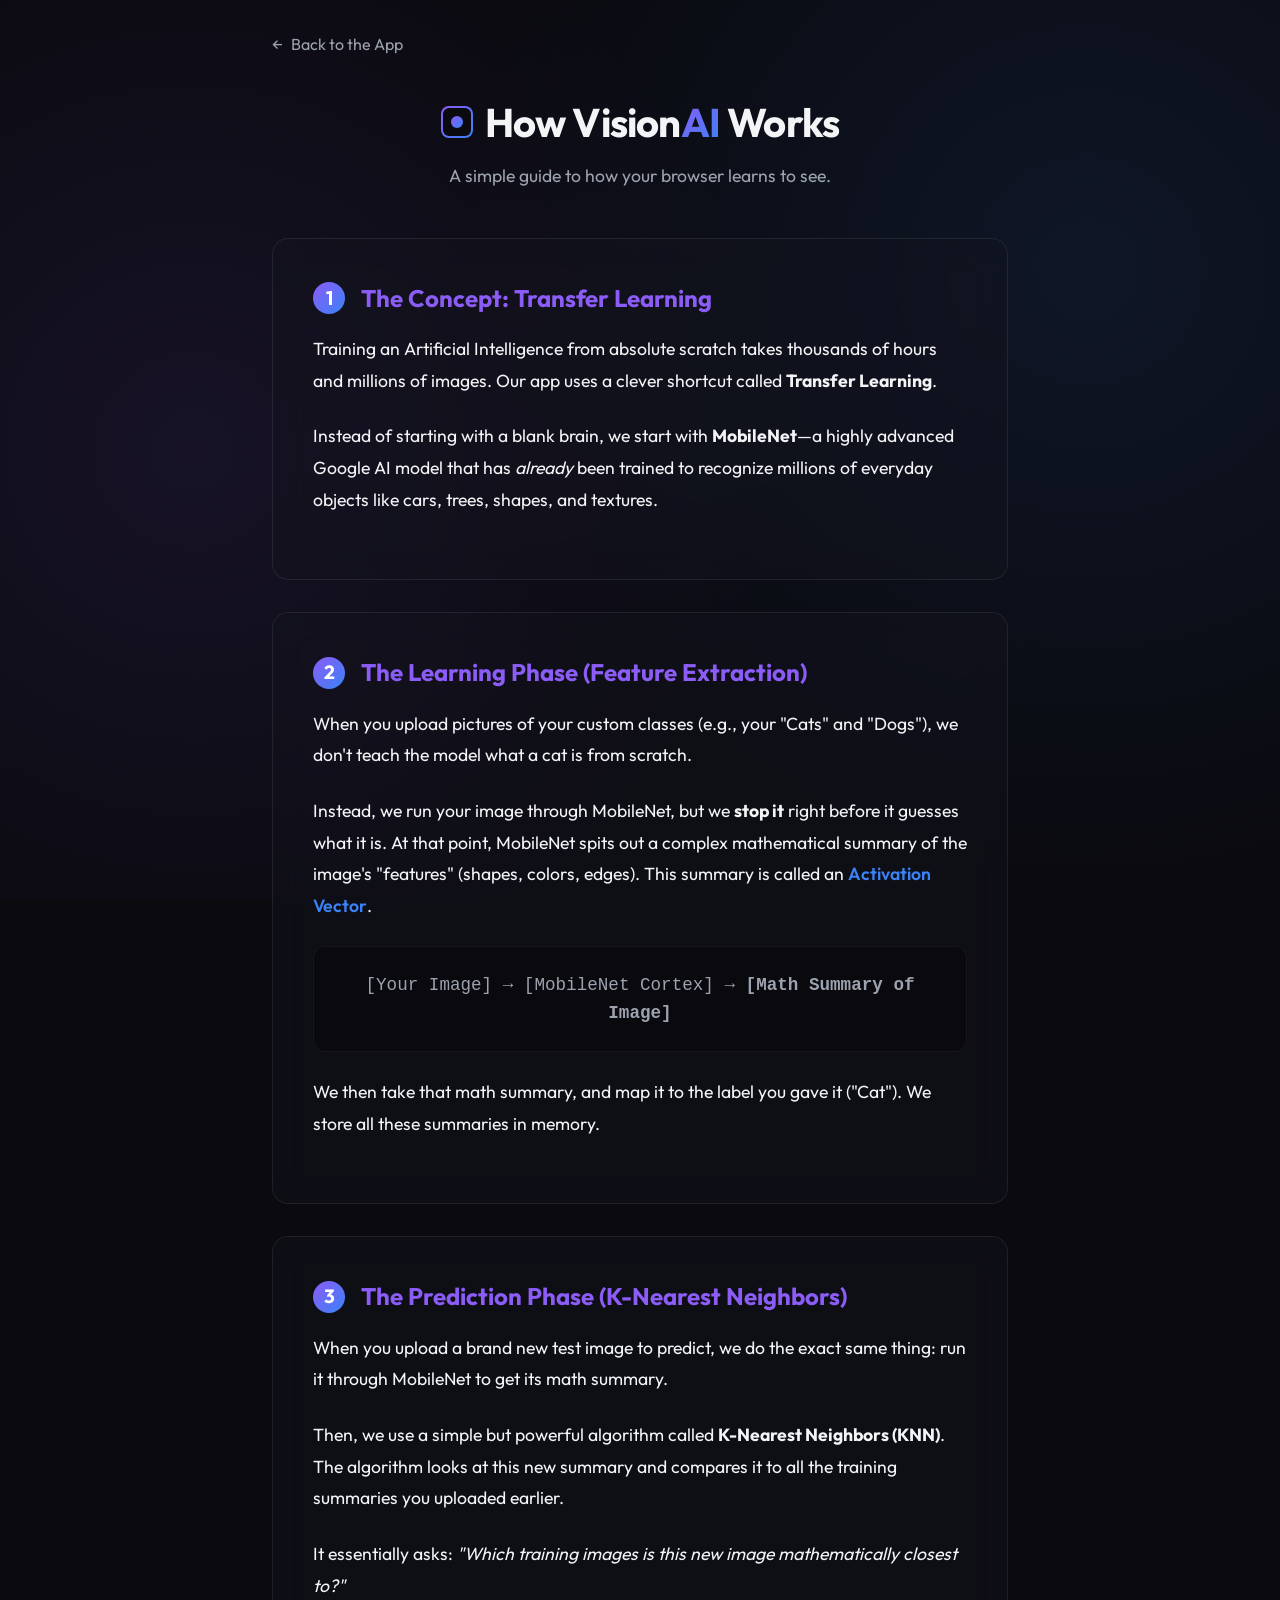
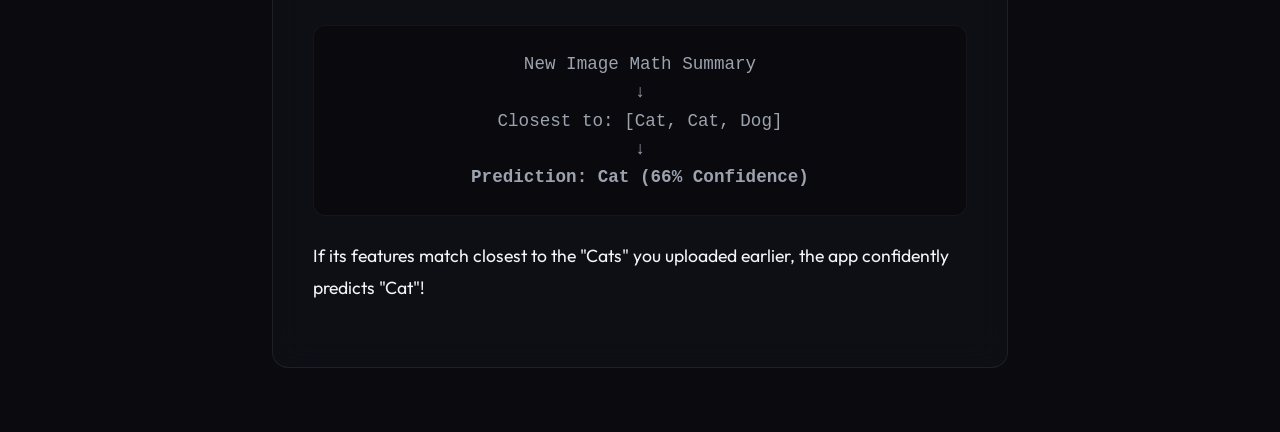
<file: how-it-works.html>
<!DOCTYPE html>
<html lang="en">

<head>
    <meta charset="UTF-8">
    <meta name="viewport" content="width=device-width, initial-scale=1.0">
    <title>How VisionAI Works</title>
    <link href="https://fonts.googleapis.com/css2?family=Outfit:wght@300;400;500;600;700&display=swap" rel="stylesheet">
    <link rel="stylesheet" href="styles.css">
    <style>
        .explainer-container {
            max-width: 800px;
            margin: 0 auto;
            padding: 2rem;
        }

        .explainer-card {
            background: var(--bg-glass);
            border: 1px solid var(--border-glass);
            border-radius: var(--radius-lg);
            padding: 2.5rem;
            margin-bottom: 2rem;
            backdrop-filter: blur(16px);
        }

        .explainer-card h2 {
            color: var(--accent-primary);
            margin-bottom: 1rem;
            display: flex;
            align-items: center;
            gap: 1rem;
        }

        .explainer-card p {
            color: var(--text-main);
            margin-bottom: 1.5rem;
            line-height: 1.8;
            font-size: 1.1rem;
        }

        .step-number {
            background: var(--accent-gradient);
            color: white;
            width: 32px;
            height: 32px;
            border-radius: 50%;
            display: flex;
            align-items: center;
            justify-content: center;
            font-size: 1.2rem;
            font-weight: bold;
        }

        .nav-link {
            display: inline-flex;
            align-items: center;
            gap: 0.5rem;
            color: var(--text-muted);
            text-decoration: none;
            margin-bottom: 2rem;
            transition: var(--transition);
        }

        .nav-link:hover {
            color: var(--accent-primary);
        }

        .diagram {
            background: rgba(0, 0, 0, 0.3);
            border-radius: var(--radius-md);
            padding: 1.5rem;
            margin: 1.5rem 0;
            text-align: center;
            border: 1px solid rgba(255, 255, 255, 0.05);
            font-family: monospace;
            color: var(--text-muted);
            font-size: 1.1rem;
        }

        .highlight {
            color: var(--accent-secondary);
            font-weight: 600;
        }
    </style>
</head>

<body>
    <div class="explainer-container">
        <a href="index.html" class="nav-link">
            <span>←</span> Back to the App
        </a>

        <header>
            <div class="logo">
                <div class="logo-icon"></div>
                <h1>How Vision<span class="gradient-text">AI</span> Works</h1>
            </div>
            <p class="subtitle">A simple guide to how your browser learns to see.</p>
        </header>

        <section class="explainer-card">
            <h2><span class="step-number">1</span> The Concept: Transfer Learning</h2>
            <p>Training an Artificial Intelligence from absolute scratch takes thousands of hours and millions of
                images. Our app uses a clever shortcut called <strong>Transfer Learning</strong>.</p>
            <p>Instead of starting with a blank brain, we start with <strong>MobileNet</strong>—a highly advanced Google
                AI model that has <em>already</em> been trained to recognize millions of everyday objects like cars,
                trees, shapes, and textures.</p>
        </section>

        <section class="explainer-card">
            <h2><span class="step-number">2</span> The Learning Phase (Feature Extraction)</h2>
            <p>When you upload pictures of your custom classes (e.g., your "Cats" and "Dogs"), we don't teach the model
                what a cat is from scratch. </p>
            <p>Instead, we run your image through MobileNet, but we <strong>stop it</strong> right before it guesses
                what it is. At that point, MobileNet spits out a complex mathematical summary of the image's "features"
                (shapes, colors, edges). This summary is called an <span class="highlight">Activation Vector</span>.</p>

            <div class="diagram">
                [Your Image] → [MobileNet Cortex] → <strong>[Math Summary of Image]</strong>
            </div>

            <p>We then take that math summary, and map it to the label you gave it ("Cat"). We store all these summaries
                in memory.</p>
        </section>

        <section class="explainer-card">
            <h2><span class="step-number">3</span> The Prediction Phase (K-Nearest Neighbors)</h2>
            <p>When you upload a brand new test image to predict, we do the exact same thing: run it through MobileNet
                to get its math summary.</p>
            <p>Then, we use a simple but powerful algorithm called <strong>K-Nearest Neighbors (KNN)</strong>. The
                algorithm looks at this new summary and compares it to all the training summaries you uploaded earlier.
            </p>
            <p>It essentially asks: <em>"Which training images is this new image mathematically closest to?"</em></p>

            <div class="diagram">
                New Image Math Summary<br>
                ↓<br>
                Closest to: [Cat, Cat, Dog]<br>
                ↓<br>
                <strong>Prediction: Cat (66% Confidence)</strong>
            </div>

            <p>If its features match closest to the "Cats" you uploaded earlier, the app confidently predicts "Cat"!</p>
        </section>
    </div>
</body>

</html>
</file>
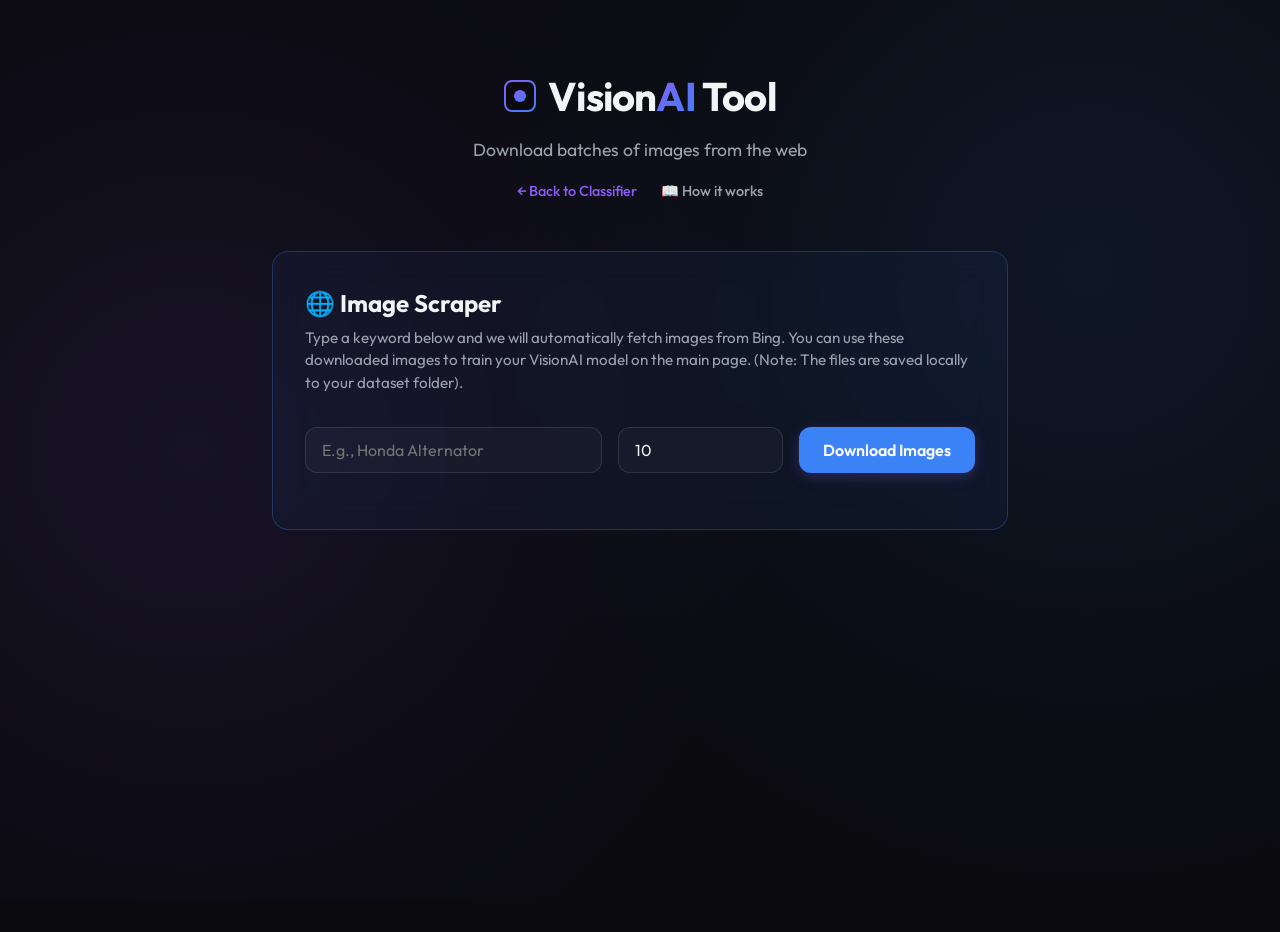
<file: scraper.html>
<!DOCTYPE html>
<html lang="en">

<head>
    <meta charset="UTF-8">
    <meta name="viewport" content="width=device-width, initial-scale=1.0">
    <title>Web Image Scraper - VisionAI</title>
    <link rel="preconnect" href="https://fonts.googleapis.com">
    <link rel="preconnect" href="https://fonts.gstatic.com" crossorigin>
    <link href="https://fonts.googleapis.com/css2?family=Outfit:wght@300;400;500;600;700&display=swap" rel="stylesheet">
    <link rel="stylesheet" href="styles.css">
</head>

<body>
    <div class="app-container" style="max-width: 800px; margin-top: 2rem;">
        <header>
            <div class="logo" style="justify-content: center;">
                <div class="logo-icon"></div>
                <h1>Vision<span class="gradient-text">AI</span> Tool</h1>
            </div>
            <p class="subtitle" style="text-align: center;">Download batches of images from the web</p>
            <div style="margin-top: 1rem; display: flex; gap: 1.5rem; justify-content: center;">
                <a href="index.html"
                    style="color: var(--accent-primary); text-decoration: none; font-weight: 500; font-size: 0.9rem;">←
                    Back to Classifier</a>
                <a href="how-it-works.html"
                    style="color: var(--text-muted); text-decoration: none; font-weight: 500; font-size: 0.9rem;">📖 How
                    it works</a>
            </div>
        </header>

        <main>
            <section class="panel scraper-panel"
                style="border-color: rgba(59, 130, 246, 0.3); background: rgba(59, 130, 246, 0.05);">
                <div class="panel-header" style="margin-bottom: 2rem;">
                    <h2>🌐 Image Scraper</h2>
                    <p style="color: var(--text-muted); line-height: 1.5;">Type a keyword below and we will
                        automatically fetch images from Bing. You can use these downloaded images to train your VisionAI
                        model on the main page. (Note: The files are saved locally to your dataset folder).</p>
                </div>

                <div class="add-class-controls" style="margin-bottom: 0;">
                    <input type="text" id="scrape-keyword" placeholder="E.g., Honda Alternator" autocomplete="off"
                        style="flex: 2;">
                    <input type="number" id="scrape-count" placeholder="Count (Max 20)" value="10" min="1" max="50"
                        style="flex: 1; min-width: 100px;" class="text-input-style">
                    <button id="standalone-scrape-btn" class="btn primary" style="background: var(--accent-secondary);"
                        onclick="handleScrape()">Download Images</button>
                </div>

                <div id="scrape-status"
                    style="margin-top: 1.5rem; font-size: 0.95rem; color: var(--text-main); font-weight: 500; text-align: center;">
                </div>

                <div id="action-buttons" style="display: flex; gap: 1rem; justify-content: center; margin-top: 1rem;"
                    class="hidden">
                    <button class="btn secondary" onclick="handleOpenLocation()">📂 Open Folder Location</button>
                    <button class="btn secondary"
                        style="background: rgba(16, 185, 129, 0.2); border-color: rgba(16, 185, 129, 0.4);"
                        onclick="handleSaveToDesktop()">💾 Copy to Desktop</button>
                </div>

                <div id="history-container"
                    style="margin-top: 2rem; border-top: 1px solid rgba(255,255,255,0.1); padding-top: 1.5rem;"
                    class="hidden">
                    <h3 style="font-size: 1rem; color: var(--text-muted); margin-bottom: 0.5rem;">Recent Scrapes</h3>
                    <div id="history-list" style="display: flex; flex-wrap: wrap; gap: 0.5rem;">
                        <!-- History tags injected here -->
                    </div>
                </div>

                <div id="scraped-images-gallery"
                    style="display: flex; gap: 0.5rem; flex-wrap: wrap; margin-top: 2rem; padding-bottom: 0.5rem;"
                    class="hidden">
                    <!-- Images will appear here -->
                </div>
            </section>
        </main>
    </div>

    <script>
        let currentKeyword = "";

        // Initialize History UI on load
        window.addEventListener('DOMContentLoaded', () => {
            updateHistoryUI();
        });

        function saveToHistory(keyword) {
            let history = JSON.parse(localStorage.getItem('scrapeHistory') || '[]');
            // Remove if exists to move to front
            history = history.filter(k => k.toLowerCase() !== keyword.toLowerCase());
            history.unshift(keyword);
            // Keep top 10
            if (history.length > 10) history = history.slice(0, 10);
            localStorage.setItem('scrapeHistory', JSON.stringify(history));
            updateHistoryUI();
        }

        function updateHistoryUI() {
            const history = JSON.parse(localStorage.getItem('scrapeHistory') || '[]');
            const container = document.getElementById('history-container');
            const list = document.getElementById('history-list');

            if (history.length === 0) {
                container.classList.add('hidden');
                return;
            }

            container.classList.remove('hidden');
            list.innerHTML = '';

            history.forEach(keyword => {
                const btn = document.createElement('button');
                btn.className = 'btn';
                btn.style.padding = '0.3rem 0.8rem';
                btn.style.fontSize = '0.85rem';
                btn.style.background = 'rgba(255,255,255,0.05)';
                btn.style.border = '1px solid rgba(255,255,255,0.1)';
                btn.innerText = "📁 " + keyword;
                btn.onclick = () => loadHistoryItem(keyword);
                list.appendChild(btn);
            });
        }

        async function loadHistoryItem(keyword) {
            document.getElementById('scrape-keyword').value = keyword;
            // Optionally auto-trigger actions or just set the state:
            currentKeyword = keyword;
            document.getElementById('action-buttons').classList.remove('hidden');
            document.getElementById('scrape-status').innerHTML = `<span style="color: var(--text-muted);">Loaded "${keyword}" from history. You can open its location or re-download.</span>`;
            document.getElementById('scraped-images-gallery').innerHTML = '';
            document.getElementById('scraped-images-gallery').classList.add('hidden');
        }

        async function handleScrape() {
            const keywordInput = document.getElementById('scrape-keyword');
            const countInput = document.getElementById('scrape-count');
            const statusDiv = document.getElementById('scrape-status');
            const gallery = document.getElementById('scraped-images-gallery');
            const btn = document.getElementById('standalone-scrape-btn');

            const keyword = keywordInput.value.trim();
            const count = parseInt(countInput.value) || 10;

            if (!keyword) {
                alert("Please enter a keyword to search for.");
                return;
            }

            const originalText = btn.innerHTML;
            btn.innerHTML = "Downloading... ⏳";
            btn.disabled = true;
            statusDiv.innerHTML = "<span style='color: var(--accent-primary)'>Reaching out to Python Backend...</span>";
            gallery.innerHTML = '';
            gallery.classList.add('hidden');

            try {
                const response = await fetch('/api/scrape', {
                    method: 'POST',
                    headers: { 'Content-Type': 'application/json' },
                    body: JSON.stringify({ keyword, count, className: keyword })
                });

                const result = await response.json();

                if (result.status === 'success' && result.images && result.images.length > 0) {
                    currentKeyword = keyword;
                    saveToHistory(keyword);
                    statusDiv.innerHTML = `<span style="color: #10b981;">✅ Successfully downloaded ${result.images.length} images!</span> <br><br> <span style="font-size: 0.85rem; color: var(--text-muted); font-weight: 300;">You can right-click to save these, or look in your 'dataset' folder, then upload them on the main AI page!</span>`;
                    gallery.classList.remove('hidden');
                    document.getElementById('action-buttons').classList.remove('hidden');

                    result.images.forEach(imgUrl => {
                        const img = document.createElement('img');
                        img.src = imgUrl;
                        img.style.height = '120px';
                        img.style.borderRadius = 'var(--radius-md)';
                        img.style.objectFit = 'cover';
                        img.style.border = '2px solid rgba(255,255,255,0.1)';
                        gallery.appendChild(img);
                    });
                } else {
                    statusDiv.innerText = "❌ Error: " + (result.message || "No images found or unknown error.");
                }
            } catch (error) {
                console.error(error);
                statusDiv.innerText = "❌ Failed to connect. Is the Python server (run_scraper.bat) running?";
            } finally {
                btn.innerHTML = originalText;
                btn.disabled = false;
            }
        }

        async function handleOpenLocation() {
            if (!currentKeyword) return;
            try {
                await fetch('/api/open_folder', {
                    method: 'POST',
                    headers: { 'Content-Type': 'application/json' },
                    body: JSON.stringify({ className: currentKeyword })
                });
            } catch (error) {
                console.error(error);
            }
        }

        async function handleSaveToDesktop() {
            if (!currentKeyword) return;
            try {
                const response = await fetch('/api/save_to_desktop', {
                    method: 'POST',
                    headers: { 'Content-Type': 'application/json' },
                    body: JSON.stringify({ className: currentKeyword })
                });
                const result = await response.json();
                if (result.status === 'success') {
                    alert('Successfully copied the folder to your Desktop!');
                } else {
                    alert('Error copying: ' + result.message);
                }
            } catch (error) {
                console.error(error);
                alert('Connection error.');
            }
        }
    </script>
</body>

</html>
</file>
<file: styles.css>
:root {
    --bg-primary: #0a0a0f;
    --bg-secondary: rgba(255, 255, 255, 0.03);
    --bg-glass: rgba(20, 20, 30, 0.4);
    --border-glass: rgba(255, 255, 255, 0.08);
    --text-main: #f3f4f6;
    --text-muted: #9ca3af;
    --accent-primary: #8b5cf6;
    --accent-secondary: #3b82f6;
    --accent-gradient: linear-gradient(135deg, var(--accent-primary), var(--accent-secondary));
    --error: #ef4444;
    --success: #10b981;
    --radius-lg: 16px;
    --radius-md: 12px;
    --radius-sm: 8px;
    --transition: all 0.3s cubic-bezier(0.4, 0, 0.2, 1);
}

* {
    box-sizing: border-box;
    margin: 0;
    padding: 0;
}

body {
    font-family: 'Outfit', -apple-system, sans-serif;
    background-color: var(--bg-primary);
    color: var(--text-main);
    line-height: 1.6;
    min-height: 100vh;
    background-image:
        radial-gradient(circle at 15% 50%, rgba(139, 92, 246, 0.1) 0%, transparent 50%),
        radial-gradient(circle at 85% 30%, rgba(59, 130, 246, 0.1) 0%, transparent 50%);
    background-attachment: fixed;
}

.hidden {
    display: none !important;
}

/* Loader */
.loader-overlay {
    position: fixed;
    inset: 0;
    background: rgba(10, 10, 15, 0.9);
    backdrop-filter: blur(10px);
    z-index: 1000;
    display: flex;
    justify-content: center;
    align-items: center;
    transition: opacity 0.5s ease;
}

.loader-content {
    text-align: center;
    background: var(--bg-glass);
    padding: 3rem;
    border-radius: var(--radius-lg);
    border: 1px solid var(--border-glass);
    max-width: 400px;
}

.loader-content p {
    color: var(--text-muted);
    font-size: 0.9rem;
    margin-top: 0.5rem;
}

.spinner {
    width: 50px;
    height: 50px;
    border: 3px solid rgba(139, 92, 246, 0.2);
    border-top-color: var(--accent-primary);
    border-radius: 50%;
    margin: 0 auto 1.5rem;
    animation: spin 1s linear infinite;
}

@keyframes spin {
    to {
        transform: rotate(360deg);
    }
}

/* App Layout */
.app-container {
    max-width: 1200px;
    margin: 0 auto;
    padding: 2rem;
}

header {
    text-align: center;
    margin-bottom: 3rem;
}

.logo {
    display: flex;
    align-items: center;
    justify-content: center;
    gap: 0.75rem;
    margin-bottom: 0.5rem;
}

.logo-icon {
    width: 32px;
    height: 32px;
    background: var(--accent-gradient);
    border-radius: 8px;
    position: relative;
    overflow: hidden;
}

.logo-icon::after {
    content: '';
    position: absolute;
    inset: 2px;
    background: var(--bg-primary);
    border-radius: 6px;
}

.logo-icon::before {
    content: '';
    position: absolute;
    top: 50%;
    left: 50%;
    transform: translate(-50%, -50%);
    width: 12px;
    height: 12px;
    background: var(--accent-gradient);
    border-radius: 50%;
    z-index: 1;
}

h1 {
    font-size: 2.5rem;
    font-weight: 700;
    letter-spacing: -0.02em;
}

.gradient-text {
    background: var(--accent-gradient);
    -webkit-background-clip: text;
    background-clip: text;
    color: transparent;
}

.subtitle {
    color: var(--text-muted);
    font-size: 1.1rem;
}

/* Panels */
main {
    display: flex;
    flex-direction: column;
    gap: 2rem;
}

.panel {
    background: var(--bg-glass);
    border: 1px solid var(--border-glass);
    border-radius: var(--radius-lg);
    padding: 2rem;
    backdrop-filter: blur(16px);
}

.panel-header {
    margin-bottom: 1.5rem;
}

.panel-header h2 {
    font-size: 1.5rem;
    margin-bottom: 0.25rem;
    color: var(--text-main);
}

.panel-header p {
    color: var(--text-muted);
    font-size: 0.95rem;
}

/* Controls */
.add-class-controls {
    display: flex;
    gap: 1rem;
    margin-bottom: 2rem;
}

input[type="text"],
.text-input-style {
    flex: 1;
    background: rgba(255, 255, 255, 0.03);
    border: 1px solid rgba(255, 255, 255, 0.1);
    color: var(--text-main);
    padding: 0.75rem 1rem;
    border-radius: var(--radius-md);
    font-family: inherit;
    font-size: 1rem;
    outline: none;
    transition: var(--transition);
}

input[type="text"]:focus,
.text-input-style:focus {
    border-color: var(--accent-primary);
    background: rgba(255, 255, 255, 0.05);
}

.btn {
    border: none;
    padding: 0.75rem 1.5rem;
    border-radius: var(--radius-md);
    font-family: inherit;
    font-weight: 600;
    font-size: 1rem;
    cursor: pointer;
    transition: var(--transition);
    display: inline-flex;
    align-items: center;
    justify-content: center;
    gap: 0.5rem;
}

.btn.primary {
    background: var(--accent-gradient);
    color: white;
    box-shadow: 0 4px 14px rgba(139, 92, 246, 0.25);
}

.btn.primary:hover {
    transform: translateY(-2px);
    box-shadow: 0 6px 20px rgba(139, 92, 246, 0.4);
}

.btn.primary:active {
    transform: translateY(0);
}

.btn.secondary {
    background: rgba(255, 255, 255, 0.05);
    color: var(--text-main);
    border: 1px solid rgba(255, 255, 255, 0.1);
}

.btn.secondary:hover {
    background: rgba(255, 255, 255, 0.1);
}

/* Classes Grid */
.classes-grid {
    display: grid;
    grid-template-columns: repeat(auto-fill, minmax(280px, 1fr));
    gap: 1.5rem;
}

.class-card {
    background: rgba(255, 255, 255, 0.02);
    border: 1px solid var(--border-glass);
    border-radius: var(--radius-md);
    padding: 1.5rem;
    display: flex;
    flex-direction: column;
    gap: 1rem;
    transition: var(--transition);
}

.class-card:hover {
    border-color: rgba(255, 255, 255, 0.15);
    background: rgba(255, 255, 255, 0.04);
}

.class-header {
    display: flex;
    justify-content: space-between;
    align-items: center;
}

.class-header h3 {
    font-size: 1.25rem;
    font-weight: 500;
}

.delete-btn {
    background: none;
    border: none;
    color: var(--text-muted);
    font-size: 1.2rem;
    cursor: pointer;
    transition: var(--transition);
}

.delete-btn:hover {
    color: var(--error);
}

.class-stats {
    font-size: 0.9rem;
    color: var(--text-muted);
    background: rgba(0, 0, 0, 0.2);
    padding: 0.5rem;
    border-radius: var(--radius-sm);
    text-align: center;
}

.upload-button-wrapper {
    position: relative;
    overflow: hidden;
    display: inline-block;
}

.upload-button-wrapper input[type="file"] {
    position: absolute;
    left: 0;
    top: 0;
    opacity: 0;
    cursor: pointer;
    width: 100%;
    height: 100%;
}

.upload-button-wrapper .btn {
    width: 100%;
}

/* Prediction Panel */
.prediction-content {
    display: grid;
    grid-template-columns: 1fr 1fr;
    gap: 2rem;
    align-items: start;
}

@media (max-width: 768px) {
    .prediction-content {
        grid-template-columns: 1fr;
    }
}

.upload-zone {
    border: 2px dashed rgba(255, 255, 255, 0.15);
    border-radius: var(--radius-lg);
    padding: 2rem;
    text-align: center;
    cursor: pointer;
    transition: var(--transition);
    aspect-ratio: 4/3;
    display: flex;
    flex-direction: column;
    align-items: center;
    justify-content: center;
    position: relative;
    overflow: hidden;
    background: rgba(0, 0, 0, 0.2);
}

.upload-zone:hover {
    border-color: var(--accent-primary);
    background: rgba(139, 92, 246, 0.05);
}

.upload-prompt {
    display: flex;
    flex-direction: column;
    gap: 1rem;
    color: var(--text-muted);
    pointer-events: none;
}

.upload-icon {
    font-size: 2rem;
    background: rgba(255, 255, 255, 0.05);
    width: 60px;
    height: 60px;
    line-height: 60px;
    border-radius: 50%;
    margin: 0 auto;
}

#test-image-preview {
    position: absolute;
    inset: 0;
    width: 100%;
    height: 100%;
    object-fit: contain;
    background: rgba(0, 0, 0, 0.5);
    border-radius: calc(var(--radius-lg) - 2px);
    z-index: 10;
}

/* Result Card */
.result-card {
    background: rgba(139, 92, 246, 0.05);
    border: 1px solid rgba(139, 92, 246, 0.2);
    border-radius: var(--radius-lg);
    padding: 2rem;
    text-align: center;
}

.result-card.hidden {
    display: none;
}

.result-card h3 {
    color: var(--text-muted);
    font-size: 0.9rem;
    text-transform: uppercase;
    letter-spacing: 0.05em;
    margin-bottom: 0.5rem;
}

.result-value {
    font-size: 2.5rem;
    font-weight: 700;
    color: var(--accent-primary);
    margin-bottom: 1.5rem;
    word-break: break-word;
}

.confidence-bar-container {
    height: 8px;
    background: rgba(255, 255, 255, 0.1);
    border-radius: 4px;
    overflow: hidden;
    margin-bottom: 0.5rem;
}

.confidence-bar {
    height: 100%;
    width: 0%;
    background: var(--accent-gradient);
    border-radius: 4px;
    transition: width 0.5s cubic-bezier(0.4, 0, 0.2, 1);
}

.confidence-text {
    font-size: 0.85rem;
    color: var(--text-muted);
}
</file>
